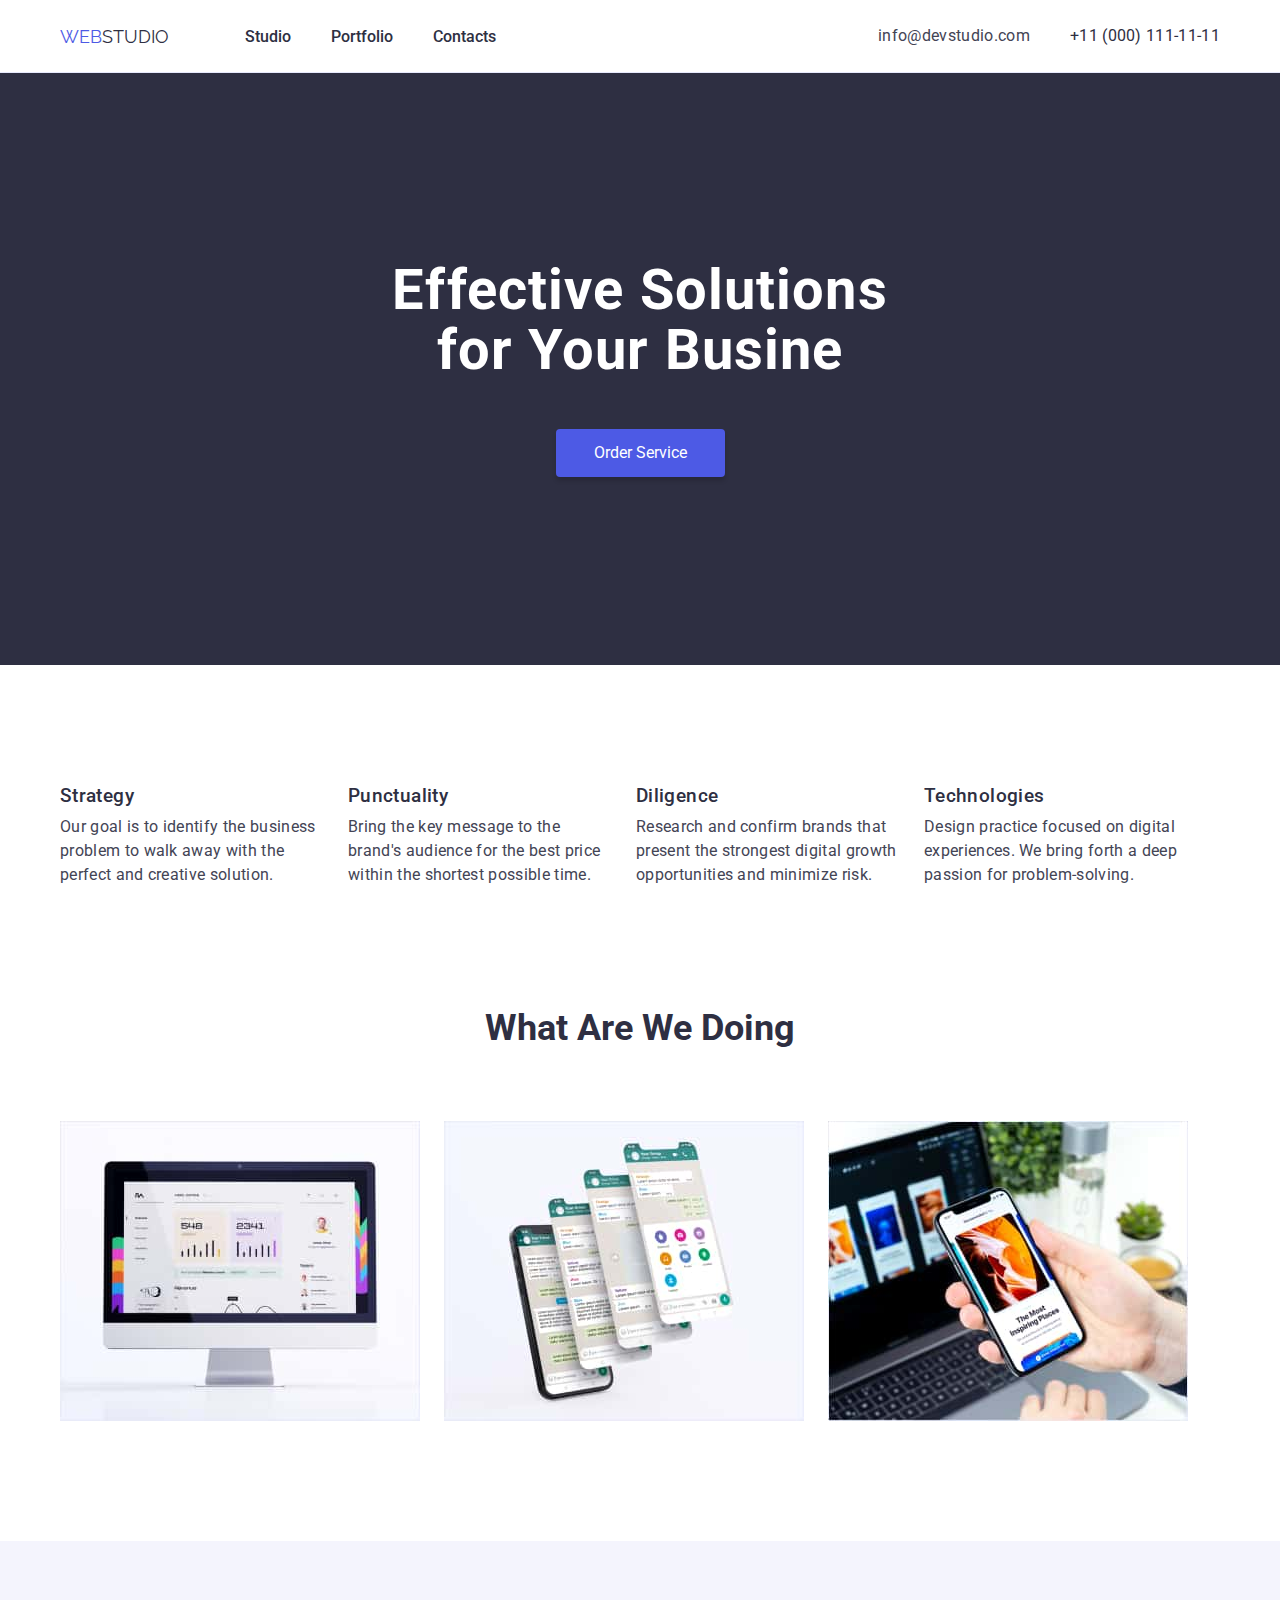
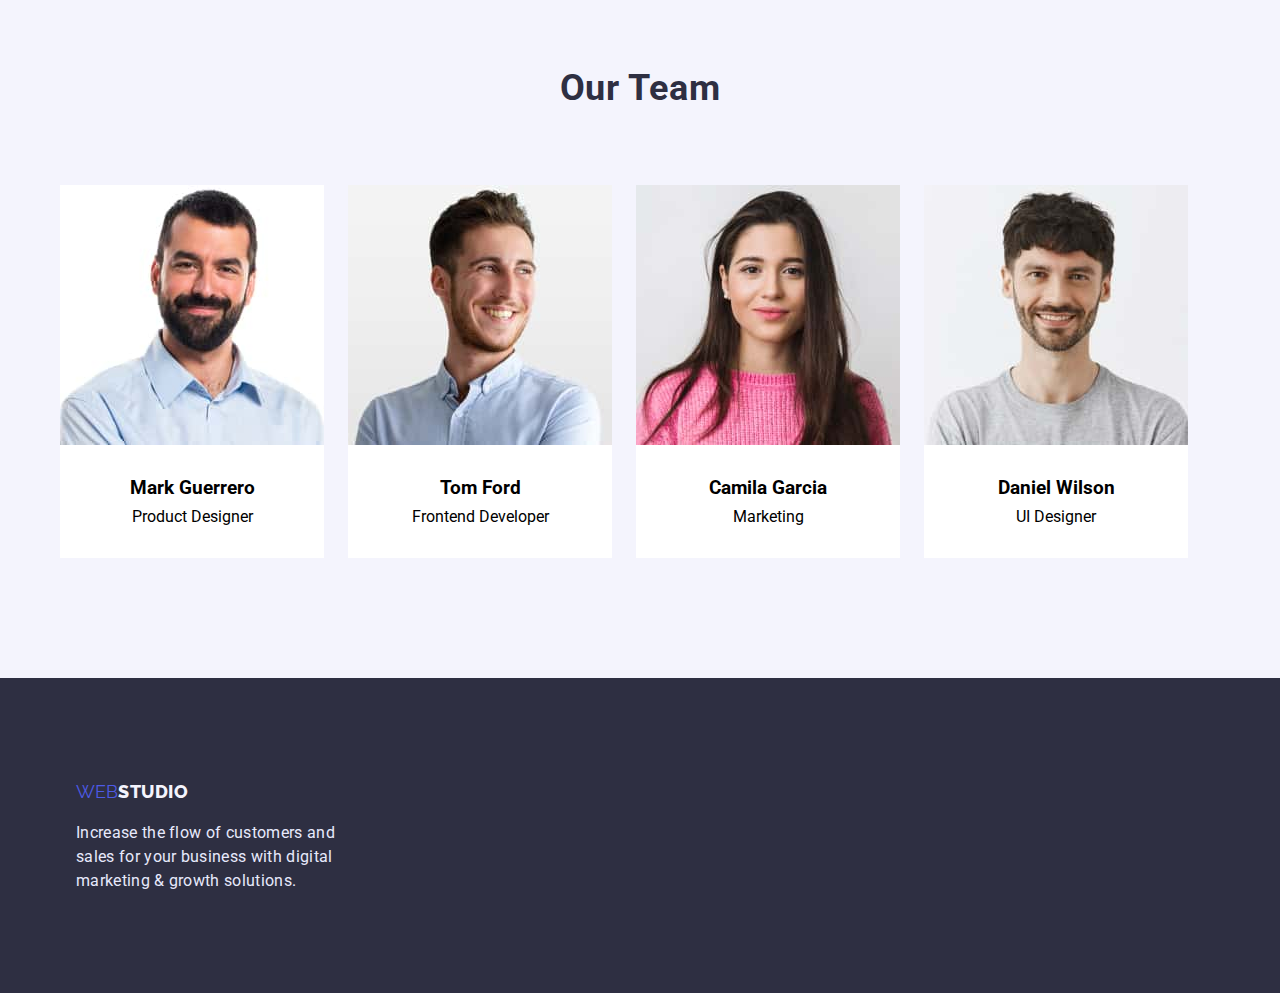
<file: index.html>
<!DOCTYPE html>
<html lang="en">
<head>
    <meta charset="UTF-8">
    <meta http-equiv="X-UA-Compatible" content="IE=edge">
    <meta name="viewport" content="width=device-width, initial-scale=1.0">
    <title>Main Page</title>
    <link rel="stylesheet" href="https://cdnjs.cloudflare.com/ajax/libs/modern-normalize/1.1.0/modern-normalize.min.css"
    integrity="sha512-wpPYUAdjBVSE4KJnH1VR1HeZfpl1ub8YT/NKx4PuQ5NmX2tKuGu6U/JRp5y+Y8XG2tV+wKQpNHVUX03MfMFn9Q=="
    crossorigin="anonymous" referrerpolicy="no-referrer" />
    <link rel="preconnect" href="https://fonts.googleapis.com">
    <link rel="preconnect" href="https://fonts.gstatic.com" crossorigin>
    <link href="https://fonts.googleapis.com/css2?family=Raleway:wght@800&display=swap" rel="stylesheet">
    <link rel="preconnect" href="https://fonts.googleapis.com">
    <link rel="preconnect" href="https://fonts.gstatic.com" crossorigin>
    <link href="https://fonts.googleapis.com/css2?family=Roboto:wght@400;500;700;900&display=swap" rel="stylesheet">
    <link rel="stylesheet" href="./css/styles.css" />
</head>
<body>    
    <header>
        <div class="container_header">
            <nav class="nav">
                <a href="./index.html" class="nav_webstudio"><span class="nav_web">WEB</span><span class="nav_studio">STUDIO</span></a>
                <ul class="menu_nav">
                    <li><a class="studio_nav" href="./index.html">Studio</a></li>
                    <li><a class="portfolio_nav" href="./portfolio.html">Portfolio</a></li>
                    <li><a class="contacts_nav" href="#">Contacts</a></li>
                </ul>
            </nav>
            <address>
                <ul class="contact_date">
                    <li><a class="email" href="mailto:info@devstudio.com">info@devstudio.com</a></li>
                    <li><a class="tel" href="tel:+110001111111">+11 (000) 111-11-11</a></li>
                </ul>
            </address>
        </div>
    </header>
        <main>
            <section class="hero_image">
                <div class="conteiner_hero">
                    <h1 class="hero_h1">Effective Solutions for Your Busine</h1>
                    <button type="button" class="order">Order Service</button>
                </div>
            </section>
            <section class="section1">
                <div class="conteiner_section1">
                    <ul class="section1_ul">
                        <li class="section_m">
                            <h3 class="section1_h3">Strategy</h3>
                            <p class="section_p">Our goal is to identify the business
                            problem to walk away with the perfect and creative solution.</p>
                        </li>
                        <li class="section_m">
                            <h3 class="section1_h3">Punctuality</h3>
                            <p class="section_p">Bring the key message to the brand's audience for the best price within the shortest possible time.</p>
                        </li>
                        <li class="section_m">
                            <h3  class="section1_h3">Diligence</h3>
                            <p  class="section_p">Research and confirm brands that present the strongest digital growth opportunities and minimize risk.</p>
                        </li>
                        <li class="section_m">
                            <h3  class="section1_h3">Technologies</h3>
                            <p  class="section_p">Design practice focused on digital experiences. We bring forth a deep passion for problem-solving.</p>
                        </li>
                    </ul>
                </div>
            </section>
            <section class="section2">
                <div class="conteiner_section2">
                    <h2 class="what">What are we doing</h2>
                    <ul class="doing">
                        <li class="box_img">
                            <img src="./images/pc.jpg" alt="pc" width="360" height="300">
                        </li>
                        <li class="box_img">
                            <img src="./images/mobile.jpg" alt="mobile" width="360" height="300">
                        </li>
                        <li class="box_img">
                                <img src="./images/pc_mobile.jpg" alt="pc_mobile" width="360" height="300">
                        </li>
                    </ul>
                </div>
            </section>
            <section class="section3">
                <div class="conteiner_section3">
                    <h2 class="our">Our Team</h2>
                    <ul class="teame">
                        <li class="teame_card">
                            <img src="./images/card1.jpg" alt="card1" width="264" height="260">
                            <div class="teame_card_d">
                                <h3 class="h3_ourteam">Mark Guerrero</h3>
                                <p class="p_ourteam">Product Designer</p>
                            </div>
                        </li>
                        <li class="teame_card">
                            <img src="./images/card2.jpg" alt="card2" width="264" height="260">
                            <div class="teame_card_d">
                                <h3 class="h3_ourteam">Tom Ford</h3>
                                <p class="p_ourteam">Frontend Developer</p>
                            </div>
                        </li>
                        <li class="teame_card">
                            <img src="./images/card3.jpg" alt="card3" width="264" height="260">
                            <div class="teame_card_d">
                                <h3 class="h3_ourteam">Camila Garcia</h3>
                                <p  class="p_ourteam">Marketing</p>
                            </div>
                        </li>
                        <li class="teame_card">
                            <img src="./images/card4.jpg" alt="card4" width="264" height="260">
                            <div class="teame_card_d">
                                <h3 class="h3_ourteam">Daniel Wilson</h3>
                                <p  class="p_ourteam">UI Designer</p>
                            </div>
                        </li>
                    </ul>
                </div>
            </section>
        </main>
    <footer class="footer">
        <div class="container_footer">
            <ul>
                <li class="foot_li">
                <a class="footer_webstudio" href="./index.html"><span class="web">WEB</span><span class="studio_foot">STUDIO</span></a>
                <p class="foot_d">Increase the flow of customers and sales for your business with digital marketing & growth solutions.</p>
                </li>
            </ul>
        </div>
    </footer>
</body>
</html>
</file>
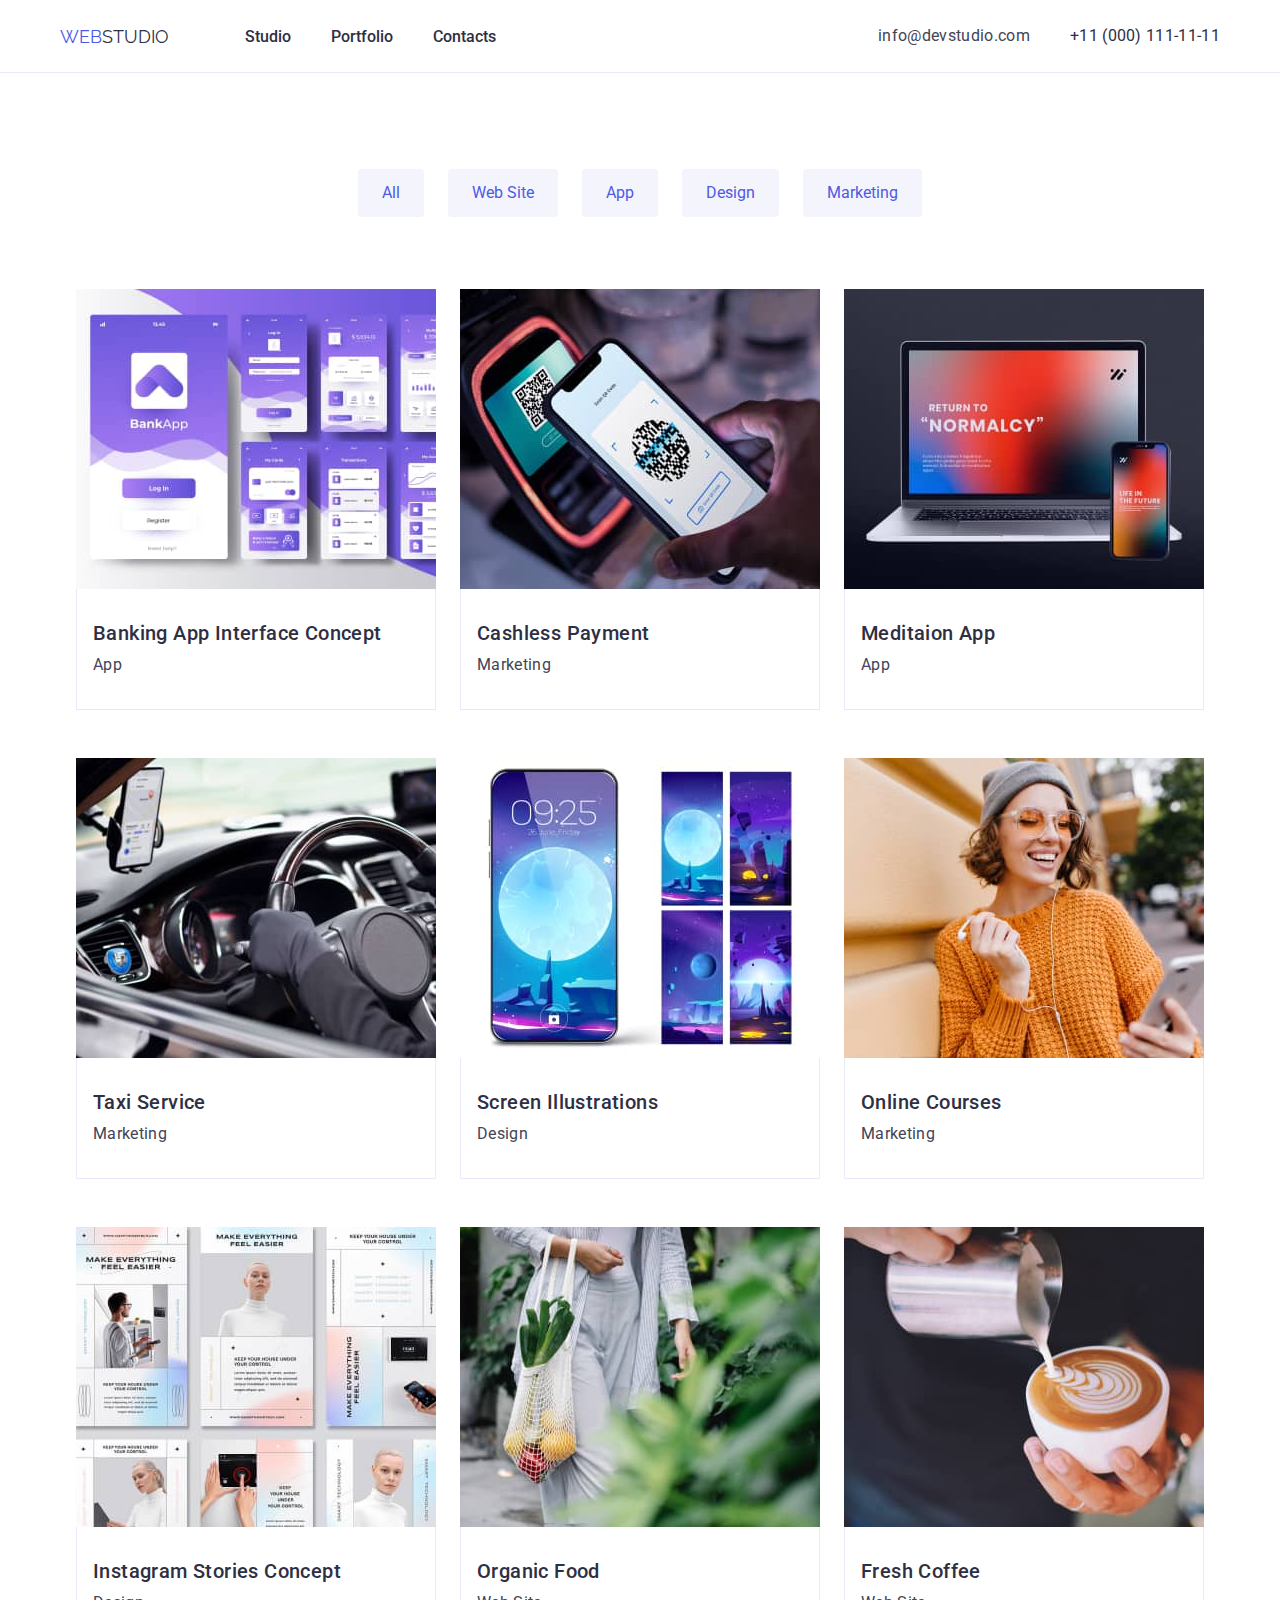
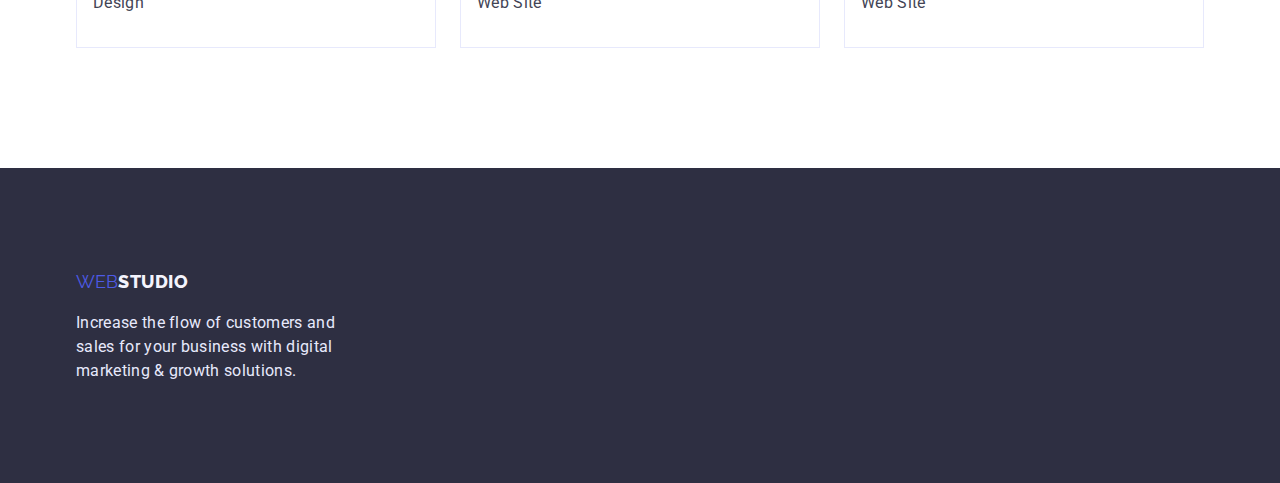
<file: portfolio.html>
<!DOCTYPE html>
<html lang="en">

<head>
    <meta charset="UTF-8">
    <meta http-equiv="X-UA-Compatible" content="IE=edge">
    <meta name="viewport" content="width=device-width, initial-scale=1.0">
    <title>Portfolio</title>
    <link rel="stylesheet" href="https://cdnjs.cloudflare.com/ajax/libs/modern-normalize/1.1.0/modern-normalize.min.css"
    integrity="sha512-wpPYUAdjBVSE4KJnH1VR1HeZfpl1ub8YT/NKx4PuQ5NmX2tKuGu6U/JRp5y+Y8XG2tV+wKQpNHVUX03MfMFn9Q=="
    crossorigin="anonymous" referrerpolicy="no-referrer" />
    <link rel="preconnect" href="https://fonts.googleapis.com">
    <link rel="preconnect" href="https://fonts.gstatic.com" crossorigin>
    <link href="https://fonts.googleapis.com/css2?family=Raleway:wght@800&display=swap" rel="stylesheet">
    <link rel="preconnect" href="https://fonts.googleapis.com">
    <link rel="preconnect" href="https://fonts.gstatic.com" crossorigin>
    <link href="https://fonts.googleapis.com/css2?family=Roboto:wght@400;500;700;900&display=swap" rel="stylesheet">
    <link rel="stylesheet" href="./css/styles.css" />
</head>
<body>
    <header>
        <div class="container_header">
            <nav class="nav">
                <a href="./index.html" class="nav_webstudio"><span class="nav_web">WEB</span><span
                        class="nav_studio">STUDIO</span></a>
                <ul class="menu_nav">
                    <li><a class="studio_nav" href="./index.html">Studio</a></li>
                    <li><a class="portfolio_nav" href="./portfolio.html">Portfolio</a></li>
                    <li><a class="contacts_nav" href="#">Contacts</a></li>
                </ul>
            </nav>
            <address>
                <ul class="contact_date">
                    <li><a class="email" href="mailto:info@devstudio.com">info@devstudio.com</a></li>
                    <li><a class="tel" href="tel:+110001111111">+11 (000) 111-11-11</a></li>
                </ul>
            </address>
        </div>
    </header>
    <main>
        <section class="section_filter">
            <div class="container_filter">
                <h1 class="h1_delete">Effective Solutions for Your Business</h1>
                <ul class="filter">
                    <li class="position"><button type="button">All</button></li>
                    <li class="position"><button type="button">Web Site</button></li>
                    <li class="position"><button type="button">App</button></li>
                    <li class="position"><button type="button">Design</button></li>
                    <li class="position"><button type="button">Marketing</button></li>
                </ul>
                <ul class="all_img">
                    <li class="block_img">
                        <img src="./images/bank.jpg" alt="banking" width="360" height="300">
                        <div class="block_img_d">
                            <h3 class="margin_h3">Banking App Interface Concept</h3>
                            <p class="margin_p">App</p>
                        </div>
                    </li>
                    <li class="block_img">
                        <img src="./images/payment.jpg" alt="payment" width="360" height="300">
                        <div class="block_img_d">
                            <h3 class="margin_h3">Cashless Payment</h3>
                            <p class="margin_p">Marketing</p>
                        </div>
                    </li>
                    <li class="block_img">
                        <img src="./images/medi.jpg" alt="meditaion" width="360" height="300">
                        <div class="block_img_d">
                            <h3 class="margin_h3">Meditaion App</h3>
                            <p class="margin_p">App</p>
                        </div>
                    </li class="block_img">
                
                    <li class="block_img">
                        <img src="./images/taxi.jpg" alt="taxi" width="360" height="300">
                        <div class="block_img_d">
                            <h3 class="margin_h3">Taxi Service</h3>
                            <p class="margin_p">Marketing</p>
                        </div>
                    </li>
                    <li class="block_img">
                        <img src="./images/screen.jpg" alt="screen" width="360" height="300">
                        <div class="block_img_d">
                            <h3 class="margin_h3">Screen Illustrations</h3>
                            <p class="margin_p">Design</p>
                        </div>
                    </li>
                    <li class="block_img">
                        <img src="./images/online.jpg" alt="online" width="360" height="300">
                        <div class="block_img_d">
                            <h3 class="margin_h3">Online Courses</h3>
                            <p class="margin_p">Marketing</p>
                        </div>
                    </li>
                
                    <li class="block_img">
                        <img src="./images/instagram.jpg" alt="instagram" width="360" height="300">
                        <div class="block_img_d">
                            <h3 class="margin_h3">Instagram Stories Concept</h3>
                            <p class="margin_p">Design</p>
                        </div>
                    </li>
                    <li class="block_img">
                        <img src="./images/organic.jpg" alt="organic" width="360" height="300">
                        <div class="block_img_d">
                            <h3 class="margin_h3">Organic Food</h3>
                            <p class="margin_p">Web Site</p>
                        </div>
                    </li>
                    <li class="block_img">
                        <img src="./images/fresh.jpg" alt="fresh" width="360" height="300">
                        <div class="block_img_d">
                            <h3 class="margin_h3">Fresh Coffee</h3>
                            <p class="margin_p">Web Site</p>
                        </div>
                    </li>
                </ul>
            </div>
        </section>
    </main>
    <footer class="footer">
        <ul>
            <li class="foot_li">
                <a  class="footer_webstudio" href="./index.html"><span class="web">WEB</span><span class="studio_foot">STUDIO</span></a>
                <p class="foot_d">Increase the flow of customers and sales for your business with digital marketing & growth
                    solutions.</p>
            </li>
        </ul>
    </footer>
</body>

</html>
</file>
<file: css/styles.css>
:root {
    --background-color:#2E2F42;
    --background-light-color: #F4F4FD;
    --hover-link: #4D5AE5;
    --border-bottom: #E7E9FC;
    --p_text: #434455;
    --fff: #FFFFFF;
}
body {
    margin: auto;
    font-family: 'Roboto', 'sans-serif';
}
.studio_nav,
.portfolio_nav,
.contacts_nav,
.email,
.tel {
    text-decoration: none;
    color: var(--background-color);
}
.studio_nav:hover, 
.portfolio_nav:hover,
.contacts_nav:hover,
.email:hover,
.tel:hover
.studio_nav:focus,
.portfolio_nav:focus,
.contacts_nav:focus,
.email:focus,
.tel:focus {
    color: var(--hover-link);
}
li {
    list-style-type: none;
}
ul {
    margin: 0px;
    padding: 0px;
}
.nav {
    align-items: center;
    display: flex;
}
.nav_webstudio{
    display: flex;
    text-decoration: none;
}
.nav_web {
    display: flex;
    font-family: 'Raleway';
    font-style: normal;
    font-size: 18px;
    color: #4D5AE5;
}
.nav_studio {
    display: flex;
    font-family: 'Raleway';
    font-style: normal;
    font-size: 18px;
    color: var(--background-color);
}
header {
    margin: auto;
    padding: 24px 0px 24px 0px;
    border-bottom: 1px solid var(--border-bottom);
}
.container_header {
    display: flex;
    margin: auto;
    width: 1160px;
    padding: 0px 16px;
}
.menu_nav {
    display: flex;
    gap: 40px;
    font-weight: 500;
    font-size: 16px;
    margin-left: 76px;
    color: var(--background-color);
}
address {
    margin-left: auto;
}
.contact_date {
    display: flex;
}
.email {
    font-style: normal;
    font-weight: 400;
    font-size: 16px;
    line-height: 1.5;
    letter-spacing: 0.02em;
    color: var(--p_text);
}
.tel {
    font-style: normal;
    font-weight: 400;
    font-size: 16px;
    line-height: 1.5;
    letter-spacing: 0.02em;
    color: var(p_text);
    margin-left: 40px;
}
.hero_image {
    padding: 188px 0px;
    background: var(--background-color);
}
.conteiner_hero {
    margin: auto;
    width: 496px;
    text-align: center;
}
.hero_h1 {
    text-decoration: none;
    margin: 0px;
    font-style: normal;
    font-size: 56px;
    line-height: 1.07;
    text-align: center;
    letter-spacing: 0.02em;
    color: var(--fff);
}
.order {
    margin-top: 48px;
    width: 169px;
    background: #4D5AE5;
    box-shadow: 0px 4px 4px rgba(0, 0, 0, 0.15);
    border-radius: 4px;
    border-color: #4D5AE5;
    color: var(--fff);
    font-size: 16px;
    font-family: 'Roboto';
}
.section1_h3 {
    margin: 0px;
    font-style: normal;
    font-weight: 500;
    line-height: 1.2;
    letter-spacing: 0.02em;
    color: var(--background-color);
    flex: none;
    order: 0;
    flex-grow: 0;
}
.section_p {
    font-style: normal;
    font-weight: 400;
    font-size: 16px;
    line-height: 1.5;
    letter-spacing: 0.02em;
    color: var(--p_text);
    flex: none;
    order: 1;
    flex-grow: 0;
    margin-top: 8px;
    margin-bottom: 0px;
}
.margin_h3{
    margin: 0px;
    font-style: normal;
    font-weight: 500;
    font-size: 20px;
    line-height: 1.2;
    letter-spacing: 0.02em;
    color: var(--background-color);
    flex: none;
    order: 0;
    flex-grow: 0;
}
.margin_p {
    margin: 0px;
    margin-top: 8px;
    font-style: normal;
    font-weight: 400;
    font-size: 16px;
    line-height: 1.5;
    letter-spacing: 0.02em;
    color: var(--p_text);
    flex: none;
    order: 0;
}
.what {
    margin: 0px 0px;
    font-style: normal;
    font-weight: 700;
    font-size: 36px;
    text-align: center;
    text-transform: capitalize;
    color: var(--background-color);
}
.doing {
    margin-top: 72px;
    display: flex;
    gap: 24px;
}
.section1 {
    padding: 120px 0px 0px 0px;
}
.conteiner_section1 {
    margin: auto;
    width: 1160px;
    padding: 0px 16px;
}
.section2 {
    padding: 120px 0px 120px 0px;
}
.conteiner_section2 {
    margin: auto;
    width: 1160px;
    padding: 0px 16px;
}
.section3 {
    padding: 120px 0px 120px 0px;
    background: var(--background-light-color);
}
.conteiner_section3 {
    width: 1160px;
    padding: 0px 16px;
    margin: auto;
}
.section1_ul {
    display: flex;
    gap: 24px;
}
.section_m {
    width: 264px;
}
.our {
    margin: 0px;
    font-style: normal;
    font-weight: 700;
    font-size: 36px;
    line-height: 1.5;
    text-align: center;
    letter-spacing: 0.02em;
    text-transform: capitalize;
    color: var(--background-color);
}
.teame_card_d {
    padding: 32px 0px;
    margin: auto;
}
.h3_ourteam {
    margin: 0px;
}
.p_ourteam {
    margin: 0px;
    margin-top: 8px;
}
.teame {
    display: flex;
    gap: 24px;
    margin-top: 70px;
}
.teame_card {
    text-align: center;
    background-color: var(--fff);
}
.footer {
    padding: 100px 0px;
    background: var(--background-color);
}
.container_footer {
    width: 1160px;
    padding: 0px 16px;
    margin: auto;
}
.footer_webstudio {
    text-decoration: none;
}
.web {
    color: #4D5AE5;
    font-size: 18px;
    font-family: 'Raleway';
}
.studio_foot {
    font-family: 'Raleway';
    font-style: normal;
    font-weight: 800;
    font-size: 18px;
    line-height: 1.5;
    align-items: center;
    letter-spacing: 0.03em;
    text-transform: uppercase;
    color: var(--background-light-color);
}
.foot_li {
    width: 1128px;
    margin: auto;
}
.foot_d {
    margin: 0px;
    margin-top: 16px;
    font-weight: 400;
    font-size: 16px;
    width: 264px;
    line-height: 1.5;
    letter-spacing: 0.02em;
    color: var(--border-bottom);
}
.section_filter {
    padding: 96px 0px 120px 0px;
}
.container_filter {
    width: 1160px;
    margin: 0 auto;
    padding: 0 16px;
    box-sizing: border-box;
    color: #4D5AE5;
}
.filter {
    margin: auto;
    display: flex;
    gap: 24px;
    justify-content: center;
}
button {
    border: 0;
    padding: 0%;
    font-size: 16px;
    line-height: 1.5;
    padding: 12px 24px;
    color: #4D5AE5;
    background: var(--background-light-color);
    border-radius: 4px;
    font-family: 'Roboto';
}
button:hover,
button:focus {
    border: 0;
    padding: 0%;
    background: #404BBF;
    color: var(--fff);
    padding: 12px 24px;
    cursor: pointer;
    font-family: 'Roboto';
}
.position {
    font-style: normal;
    font-weight: 500;
    cursor: pointer;
    font-family: 'Roboto';
}
img {
    display: block;
}
.all_img {
    width: 1128px;
    margin-top: 72px;
    display: flex;
    flex-wrap: wrap;
    gap: 48px 24px;
    justify-content: center;
}
.block_img_d {
    padding: 32px 16px;
    margin: auto;
    border-left: 1px solid var(--border-bottom);
    border-right: 1px solid var(--border-bottom);
    border-bottom: 1px solid var(--border-bottom);
}
.h1_delete {
    display: none;
}
</file>
